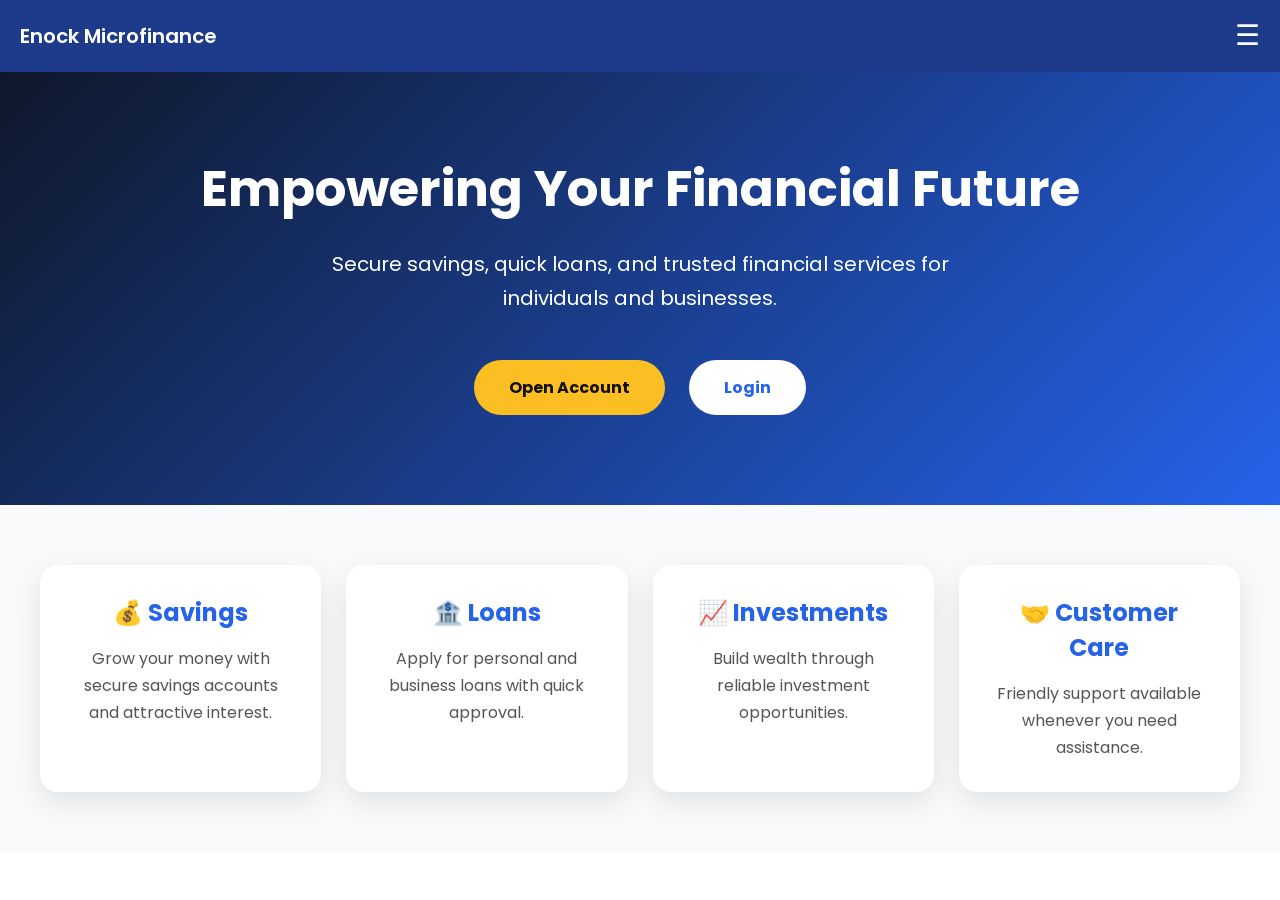
<file: index.html>
<!DOCTYPE html>

<html lang="en">

<head>

<meta charset="UTF-8">

<meta name="viewport" content="width=device-width, initial-scale=1.0">

<title>Enock Microfinance</title>

<link href="https://fonts.googleapis.com/css2?family=Poppins:wght@300;400;500;600;700&display=swap" rel="stylesheet">

<style>
    .hero{

background:linear-gradient(135deg,#0f172a,#2563eb);

color:white;

text-align:center;

padding:80px 20px;

}

.hero h1{

font-size:50px;

margin-bottom:20px;

}

.hero p{

font-size:20px;

max-width:700px;

margin:auto;

line-height:1.7;

}

.buttons{

margin-top:35px;

}

.btn1,.btn2{

display:inline-block;

padding:15px 35px;

margin:10px;

border-radius:50px;

text-decoration:none;

font-weight:bold;

transition:.3s;

}

.btn1{

background:#fbbf24;

color:#111;

}

.btn2{

background:white;

color:#2563eb;

}

.btn1:hover,

.btn2:hover{

transform:translateY(-4px);

}

.cards{

display:grid;

grid-template-columns:repeat(auto-fit,minmax(250px,1fr));

gap:25px;

padding:60px 40px;

background:#f8fafc;

}

.card{

background:white;

padding:30px;

border-radius:18px;

box-shadow:0 10px 30px rgba(0,0,0,.1);

transition:.3s;

text-align:center;

}

.card:hover{

transform:translateY(-8px);

}

.card h2{

margin-bottom:15px;

color:#2563eb;

}

.card p{

line-height:1.7;

color:#555;

}


* {

    margin: 0;

    padding: 0;

    box-sizing: border-box;

    font-family: 'Poppins', sans-serif;

}

/* HEADER */

header {

    display: flex;

    justify-content: space-between;

    align-items: center;

    padding: 15px 20px;

    background: #1e3a8a;

    color: white;

}

.logo {

    font-size: 20px;

    font-weight: 600;

}

/* HAMBURGER BUTTON */

.menu-btn {

    font-size: 28px;

    cursor: pointer;

    user-select: none;

}

/* OVERLAY BACKGROUND */

.overlay {

    position: fixed;

    top: 0;

    left: 0;

    width: 100%;

    height: 100%;

    background: rgba(0,0,0,0.5);

    display: none;

    z-index: 10;

}

/* SIDE MENU */

.side-menu {

    position: fixed;

    top: 0;

    right: -260px;

    width: 250px;

    height: 100%;

    background: white;

    padding: 20px;

    transition: 0.3s ease;

    z-index: 20;

}

.side-menu h3 {

    margin-bottom: 20px;

    color: #1e3a8a;

}

.side-menu a {

    display: block;

    padding: 12px 0;

    text-decoration: none;

    color: #333;

    border-bottom: 1px solid #eee;

}

/* ACTIVE STATES */

.side-menu.active {

    right: 0;

}

.overlay.active {

    display: block;

}

</style>

</head>

<body>

<header>

    <div class="logo">Enock Microfinance</div>

    <!-- HAMBURGER ICON -->

    <div class="menu-btn" onclick="openMenu()">☰</div>

</header>
<section class="hero">

<h1>Empowering Your Financial Future</h1>

<p>

Secure savings, quick loans, and trusted financial services for

individuals and businesses.

</p>

<div class="buttons">

<a href="register.html" class="btn1">Open Account</a>

<a href="login.html" class="btn2">Login</a>

</div>

</section>

<section class="cards">

<div class="card">

<h2>💰 Savings</h2>

<p>Grow your money with secure savings accounts and attractive interest.</p>

</div>

<div class="card">

<h2>🏦 Loans</h2>

<p>Apply for personal and business loans with quick approval.</p>

</div>

<div class="card">

<h2>📈 Investments</h2>

<p>Build wealth through reliable investment opportunities.</p>

</div>

<div class="card">

<h2>🤝 Customer Care</h2>

<p>Friendly support available whenever you need assistance.</p>

</div>

</section>

<!-- OVERLAY -->

<div class="overlay" id="overlay" onclick="closeMenu()"></div>

<!-- SIDE MENU -->

<div class="side-menu" id="sideMenu">

    <h3>Menu</h3>

    <a href="index.html">Home</a>

    <a href="login.html">Login</a>

    <a href="register.html">Register</a>

    <a href="dashboard.html">Dashboard</a>

    <a href="customers.html">Customers</a>
<a href="about.html">About</a>
    <a href="loans.html">Loans</a>

    <a href="savings.html">Savings</a>

</div>

<script>

function openMenu() {

    document.getElementById("sideMenu").classList.add("active");

    document.getElementById("overlay").classList.add("active");

}

function closeMenu() {

    document.getElementById("sideMenu").classList.remove("active");

    document.getElementById("overlay").classList.remove("active");

}

</script>

</body>
   

</html>
</file>
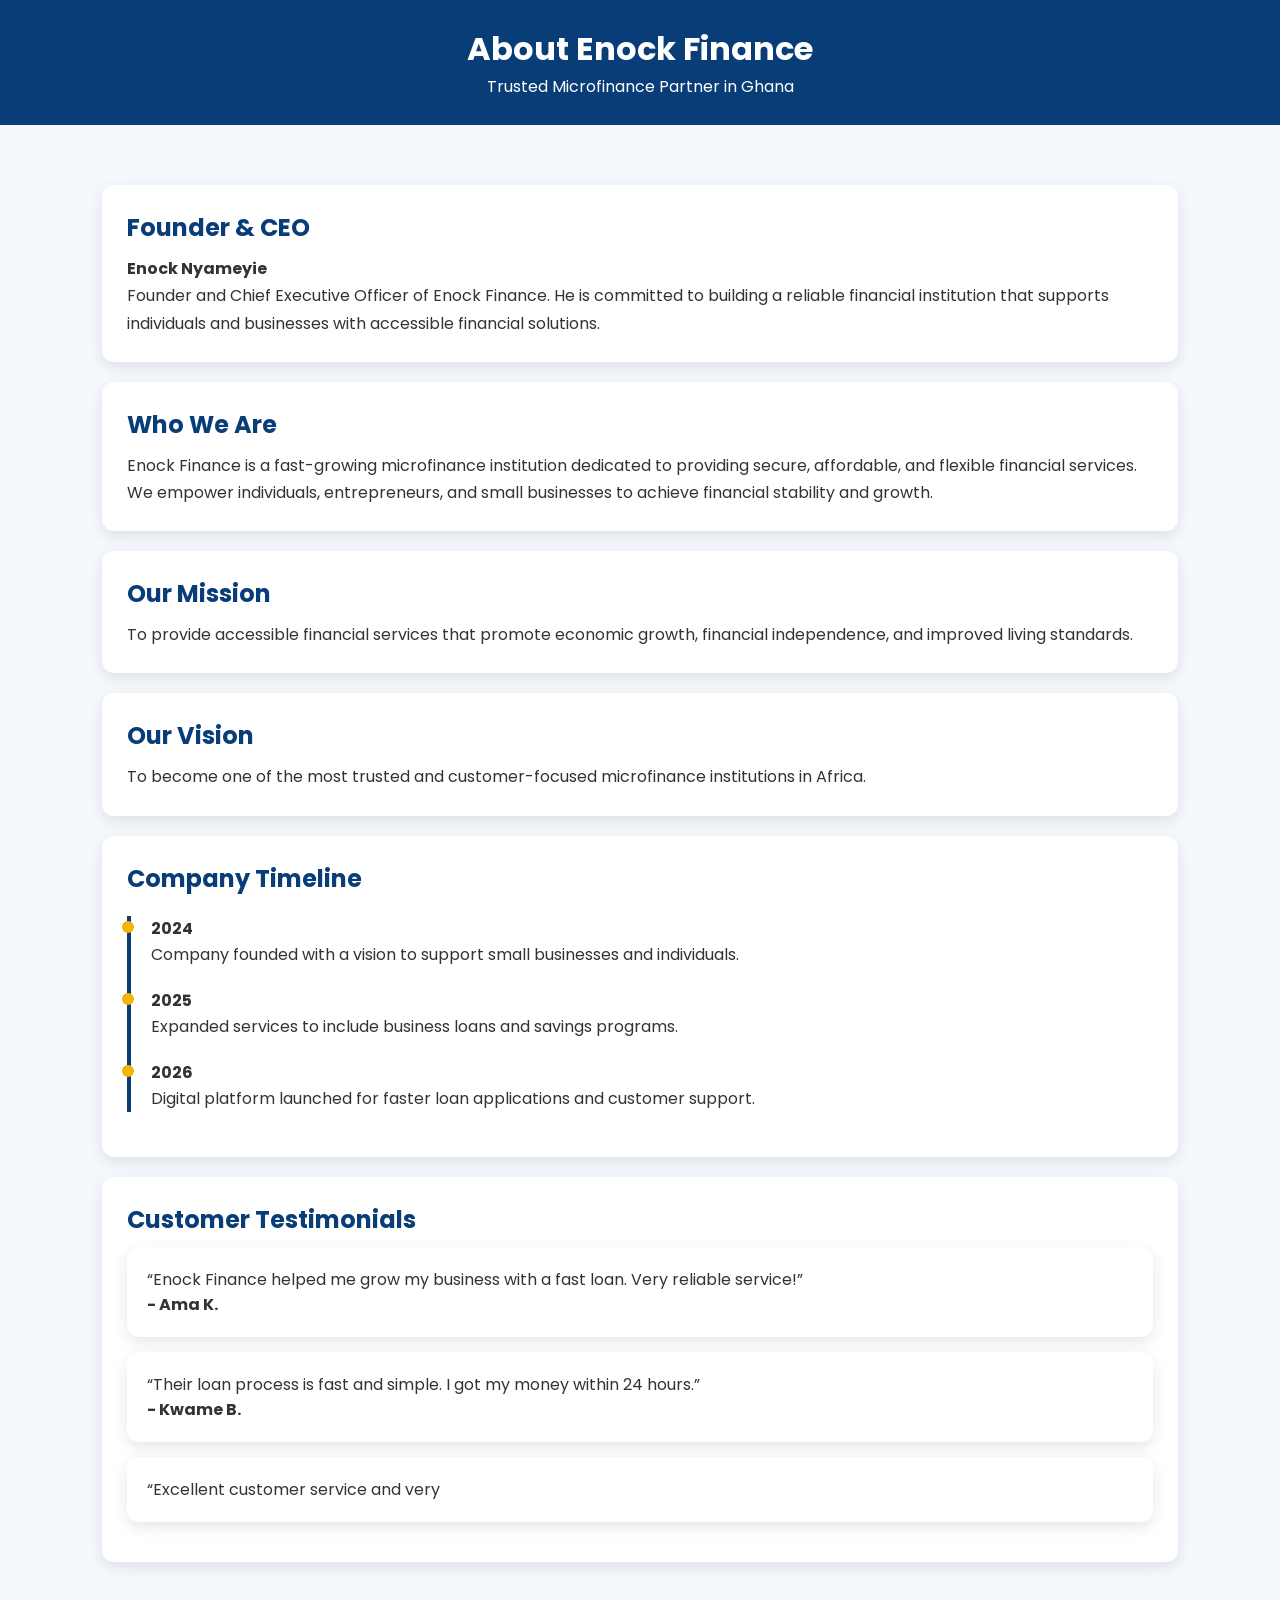
<file: about.html>
<!DOCTYPE html>

<html lang="en">

<head>

<meta charset="UTF-8">

<meta name="viewport" content="width=device-width, initial-scale=1.0">

<title>About Us - Enock Finance</title>

<link href="https://fonts.googleapis.com/css2?family=Poppins:wght@300;400;500;600;700&display=swap" rel="stylesheet">

<style>

*{

margin:0;

padding:0;

box-sizing:border-box;

font-family:'Poppins',sans-serif;

}

body{

background:#f5f8fc;

color:#333;

}

/* HEADER */

header{

background:#083d77;

color:white;

padding:25px 8%;

text-align:center;

}

/* ANIMATION */

.fade{

opacity:0;

transform:translateY(20px);

animation:fadeIn 1s ease forwards;

}

@keyframes fadeIn{

to{

opacity:1;

transform:translateY(0);

}

}

.container{

padding:60px 8%;

}

/* CARDS */

.card{

background:white;

padding:25px;

margin-bottom:20px;

border-radius:12px;

box-shadow:0 5px 15px rgba(0,0,0,0.1);

transition:0.3s;

}

.card:hover{

transform:translateY(-5px);

}

/* SECTIONS */

h2{

color:#083d77;

margin-bottom:10px;

}

p{

line-height:1.7;

}

/* TIMELINE */

.timeline{

border-left:4px solid #083d77;

padding-left:20px;

margin-top:20px;

}

.event{

margin-bottom:20px;

position:relative;

}

.event::before{

content:'';

width:12px;

height:12px;

background:#f4b400;

border-radius:50%;

position:absolute;

left:-29px;

top:5px;

}

/* TESTIMONIALS */

.testimonial{

background:#fff;

padding:20px;

border-radius:12px;

margin-bottom:15px;

box-shadow:0 5px 15px rgba(0,0,0,0.1);

}

footer-link{

display:inline-block;

margin-top:20px;

text-decoration:none;

color:#083d77;

font-weight:bold;

}

</style>

</head>

<body>

<header class="fade">

<h1>About Enock Finance</h1>

<p>Trusted Microfinance Partner in Ghana</p>

</header>

<div class="container">

<!-- CEO -->

<div class="card fade">

<h2>Founder & CEO</h2>

<p><strong>Enock Nyameyie</strong></p>

<p>

Founder and Chief Executive Officer of Enock Finance. He is committed to building a reliable financial institution that supports individuals and businesses with accessible financial solutions.

</p>

</div>

<!-- WHO WE ARE -->

<div class="card fade">

<h2>Who We Are</h2>

<p>

Enock Finance is a fast-growing microfinance institution dedicated to providing secure, affordable, and flexible financial services. We empower individuals, entrepreneurs, and small businesses to achieve financial stability and growth.

</p>

</div>

<!-- MISSION -->

<div class="card fade">

<h2>Our Mission</h2>

<p>

To provide accessible financial services that promote economic growth, financial independence, and improved living standards.

</p>

</div>

<!-- VISION -->

<div class="card fade">

<h2>Our Vision</h2>

<p>

To become one of the most trusted and customer-focused microfinance institutions in Africa.

</p>

</div>

<!-- TIMELINE -->

<div class="card fade">

<h2>Company Timeline</h2>

<div class="timeline">

<div class="event">

<strong>2024</strong>

<p>Company founded with a vision to support small businesses and individuals.</p>

</div>

<div class="event">

<strong>2025</strong>

<p>Expanded services to include business loans and savings programs.</p>

</div>

<div class="event">

<strong>2026</strong>

<p>Digital platform launched for faster loan applications and customer support.</p>

</div>

</div>

</div>

<!-- TESTIMONIALS -->

<div class="card fade">

<h2>Customer Testimonials</h2>

<div class="testimonial">

“Enock Finance helped me grow my business with a fast loan. Very reliable service!”  

<br><strong>- Ama K.</strong>

</div>

<div class="testimonial">

“Their loan process is fast and simple. I got my money within 24 hours.”  

<br><strong>- Kwame B.</strong>

</div>

<div class="testimonial">

“Excellent customer service and very
</file>
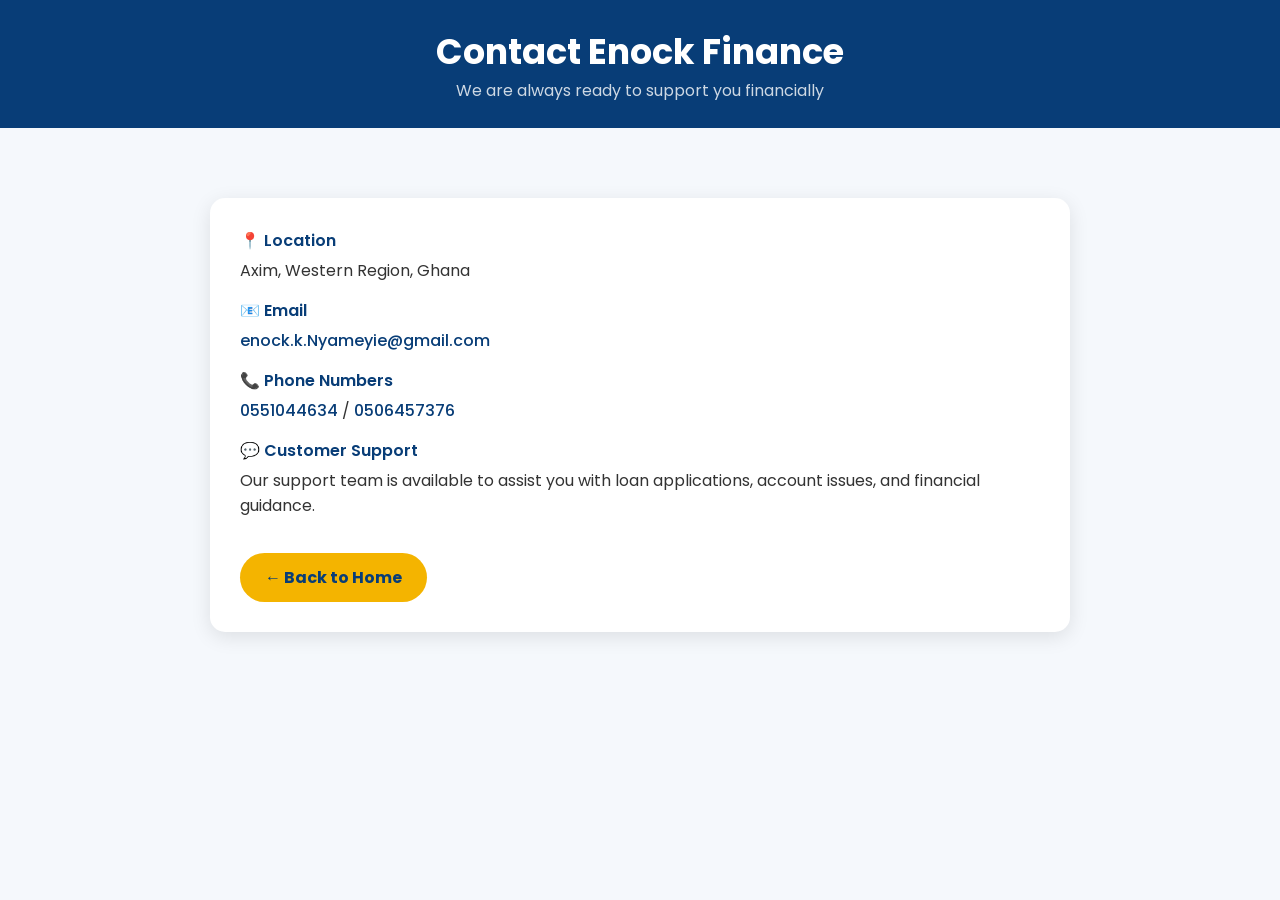
<file: contact.html>
<!DOCTYPE html>

<html lang="en">

<head>

<meta charset="UTF-8">

<meta name="viewport" content="width=device-width, initial-scale=1.0">

<title>Contact Us | Enock Finance</title>

<link href="https://fonts.googleapis.com/css2?family=Poppins:wght@300;400;500;600;700&display=swap" rel="stylesheet">

<style>

*{

margin:0;

padding:0;

box-sizing:border-box;

font-family:'Poppins',sans-serif;

}

body{

background:#f5f8fc;

animation:fadeIn 0.8s ease-in;

}

@keyframes fadeIn{

from{opacity:0;transform:translateY(20px);}

to{opacity:1;transform:translateY(0);}

}

/* HEADER */

header{

background:#083d77;

color:white;

padding:25px 8%;

text-align:center;

}

header h1{

font-size:35px;

}

header p{

opacity:0.8;

}

/* CONTAINER */

.container{

max-width:900px;

margin:50px auto;

padding:20px;

}

/* CARD */

.card{

background:white;

padding:30px;

border-radius:15px;

box-shadow:0 5px 20px rgba(0,0,0,0.1);

margin-bottom:20px;

transition:0.3s;

}

.card:hover{

transform:translateY(-5px);

}

/* LABEL */

.label{

color:#083d77;

font-weight:600;

margin-bottom:5px;

}

/* INFO */

.info{

font-size:16px;

margin-bottom:15px;

color:#333;

}

/* LINKS */

a{

color:#083d77;

text-decoration:none;

font-weight:500;

}

a:hover{

text-decoration:underline;

}

/* BUTTON */

.btn{

display:inline-block;

margin-top:20px;

padding:12px 25px;

background:#f4b400;

color:#083d77;

text-decoration:none;

font-weight:bold;

border-radius:30px;

transition:0.3s;

}

.btn:hover{

background:#083d77;

color:white;

}

</style>

</head>

<body>

<header>

<h1>Contact Enock Finance</h1>

<p>We are always ready to support you financially</p>

</header>

<div class="container">

<div class="card">

<div class="label">📍 Location</div>

<div class="info">Axim, Western Region, Ghana</div>

<div class="label">📧 Email</div>

<div class="info">

<a href="mailto:enock.k.Nyameyie@gmail.com">

enock.k.Nyameyie@gmail.com

</a>

</div>

<div class="label">📞 Phone Numbers</div>

<div class="info">

<a href="tel:0551044634">0551044634</a> / 

<a href="tel:0506457376">0506457376</a>

</div>

<div class="label">💬 Customer Support</div>

<div class="info">

Our support team is available to assist you with loan applications, account issues, and financial guidance.

</div>

<a href="index.html" class="btn">← Back to Home</a>

</div>

</div>

</body>

</html>
</file>
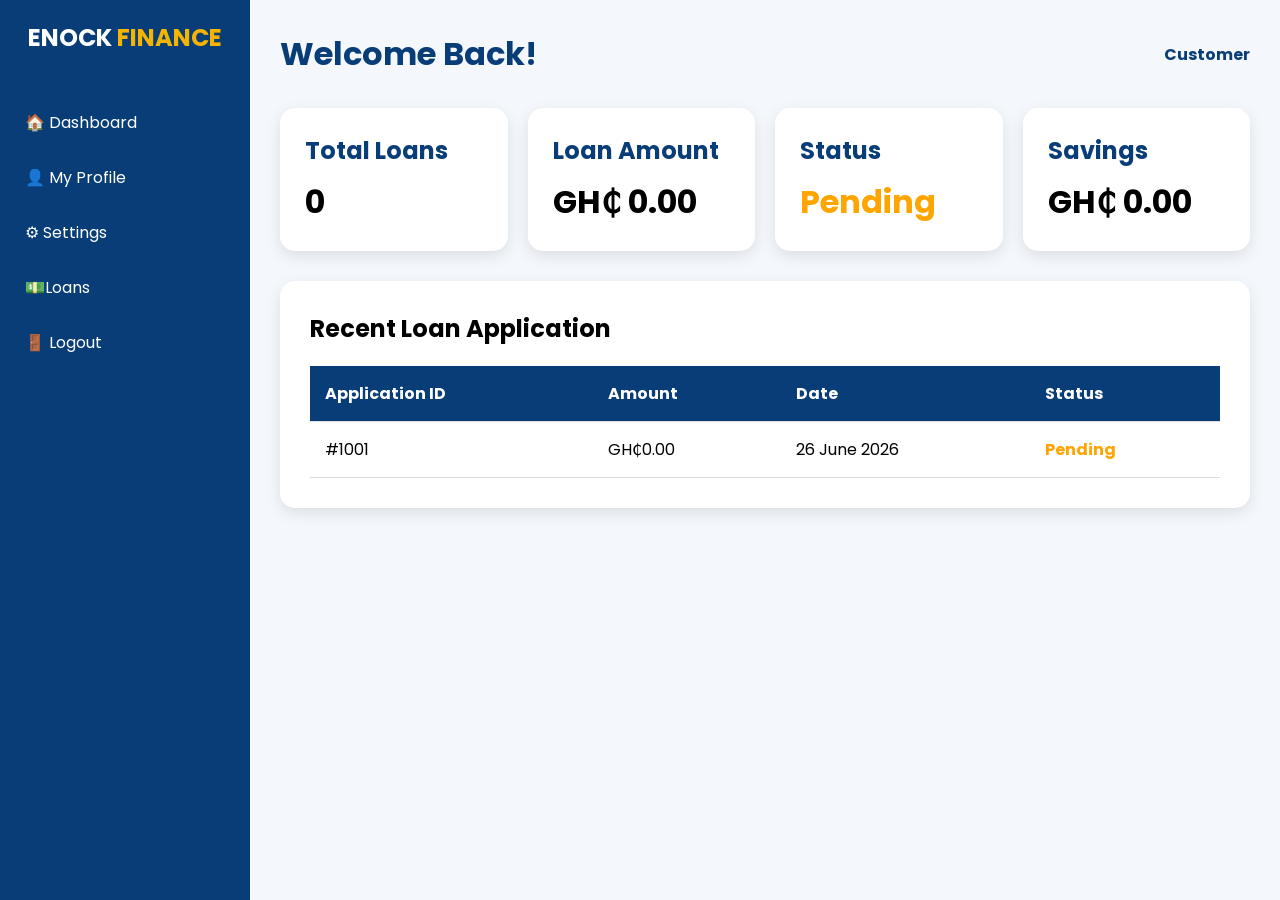
<file: dashboard.html>
<!DOCTYPE html>

<html lang="en">

<head>

<meta charset="UTF-8">

<meta name="viewport" content="width=device-width, initial-scale=1.0">

<title>Customer Dashboard | Enock Finance</title>

<link href="https://fonts.googleapis.com/css2?family=Poppins:wght@300;400;500;600;700&display=swap" rel="stylesheet">

<style>

*{

margin:0;

padding:0;

box-sizing:border-box;

font-family:'Poppins',sans-serif;

}

body{

background:#f4f7fb;

}

/* Sidebar */

.sidebar{

position:fixed;

left:0;

top:0;

width:250px;

height:100%;

background:#083d77;

padding-top:20px;

}

.sidebar h2{

color:#fff;

text-align:center;

margin-bottom:40px;

}

.sidebar h2 span{

color:#f4b400;

}

.sidebar a{

display:block;

padding:15px 25px;

color:white;

text-decoration:none;

transition:.3s;

}

.sidebar a:hover{

background:#0f5fa6;

padding-left:35px;

}

/* Main */

.main{

margin-left:250px;

padding:30px;

}

.header{

display:flex;

justify-content:space-between;

align-items:center;

margin-bottom:30px;

}

.header h1{

color:#083d77;

}

.profile{

font-weight:bold;

color:#083d77;

}

/* Cards */

.cards{

display:grid;

grid-template-columns:repeat(auto-fit,minmax(220px,1fr));

gap:20px;

margin-bottom:30px;

}

.card{

background:white;

padding:25px;

border-radius:15px;

box-shadow:0 5px 15px rgba(0,0,0,.1);

transition:.3s;

}

.card:hover{

transform:translateY(-5px);

}

.card h2{

color:#083d77;

margin-bottom:10px;

}

/* Loan Status */

.status{

background:white;

padding:30px;

border-radius:15px;

box-shadow:0 5px 15px rgba(0,0,0,.1);

}

.status table{

width:100%;

border-collapse:collapse;

margin-top:20px;

}

.status th,.status td{

padding:15px;

border-bottom:1px solid #ddd;

text-align:left;

}

.status th{

background:#083d77;

color:white;

}

.pending{

color:orange;

font-weight:bold;

}

/* Button */

.btn{

display:inline-block;

margin-top:20px;

padding:12px 25px;

background:#f4b400;

color:#083d77;

text-decoration:none;

border-radius:8px;

font-weight:bold;

transition:.3s;

}

.btn:hover{

background:#083d77;

color:white;

}

@media(max-width:768px){

.sidebar{

width:100%;

height:auto;

position:relative;

}

.main{

margin-left:0;

}

}

</style>

</head>

<body>

<div class="sidebar">

<h2>ENOCK <span>FINANCE</span></h2>

<a href="dashboard.html">🏠 Dashboard</a>





<a href="my profile.html">👤 My Profile</a>

<a href="settings.html">⚙ Settings</a>
<a href="loans.html">💵Loans</a>
<a href="index.html">🚪 Logout</a>

</div>

<div class="main">

<div class="header">

<h1>Welcome Back!</h1>

<div class="profile">

Customer

</div>

</div>

<div class="cards">

<div class="card">

<h2>Total Loans</h2>

<h1>0</h1>

</div>

<div class="card">

<h2>Loan Amount</h2>

<h1>GH₵ 0.00</h1>

</div>

<div class="card">

<h2>Status</h2>

<h1 class="pending">Pending</h1>

</div>

<div class="card">

<h2>Savings</h2>

<h1>GH₵ 0.00</h1>

</div>

</div>

<div class="status">

<h2>Recent Loan Application</h2>

<table>

<tr>

<th>Application ID</th>

<th>Amount</th>

<th>Date</th>

<th>Status</th>

</tr>

<tr>

<td>#1001</td>

<td>GH₵0.00</td>

<td>26 June 2026</td>

<td class="pending">Pending</td>

</tr>

</table>



</div>

</div>

</body>

</html>
</file>
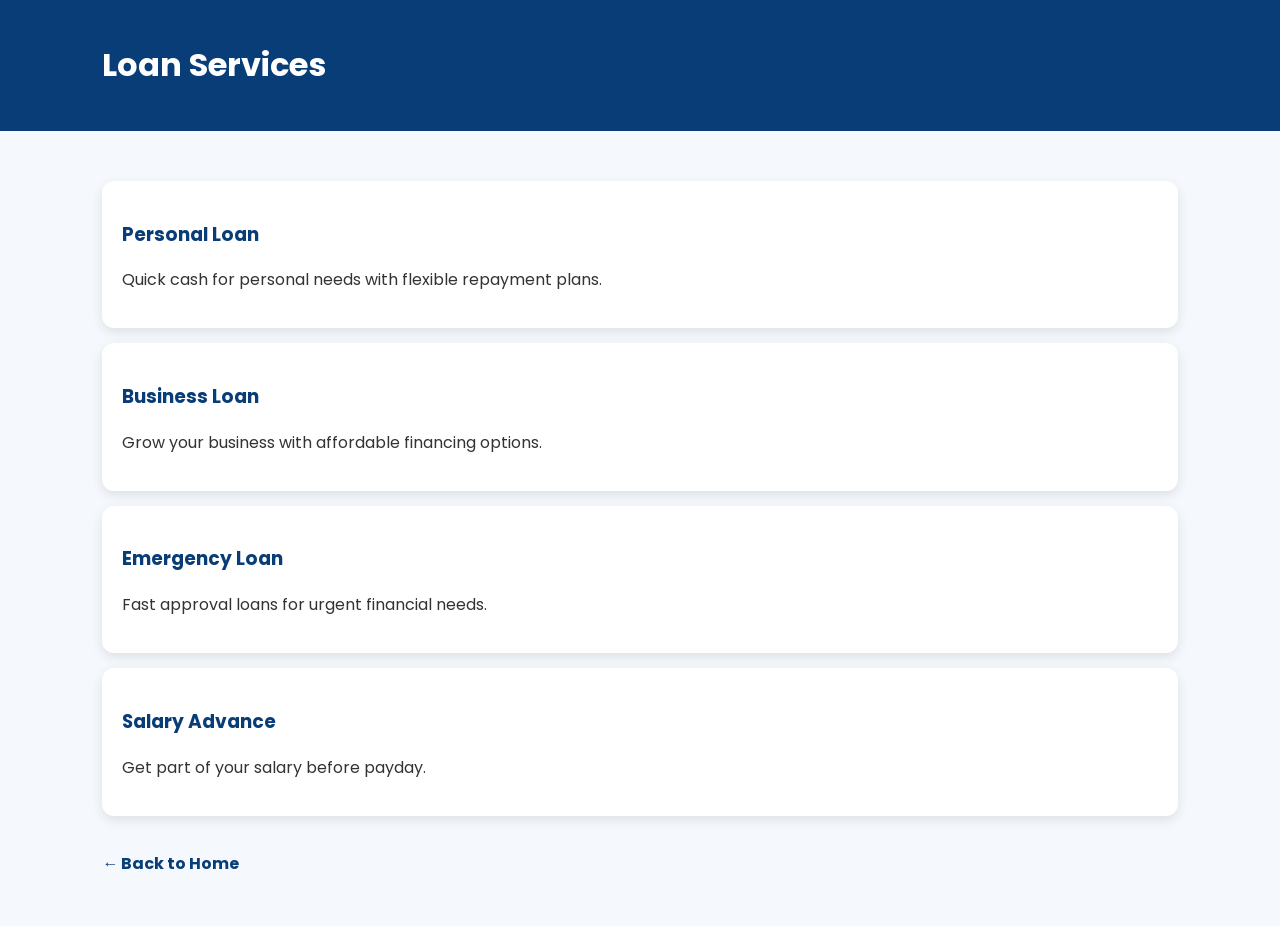
<file: loans.html>
<!DOCTYPE html>

<html lang="en">

<head>

<meta charset="UTF-8">

<meta name="viewport" content="width=device-width, initial-scale=1.0">

<title>Loans - Enock Finance</title>

<link href="https://fonts.googleapis.com/css2?family=Poppins:wght@300;400;500;600;700&display=swap" rel="stylesheet">

<style>

body{

margin:0;

font-family:'Poppins',sans-serif;

background:#f5f8fc;

color:#333;

}

header{

background:#083d77;

color:white;

padding:20px 8%;

}

.container{

padding:50px 8%;

}

.card{

background:white;

padding:20px;

margin-bottom:15px;

border-radius:12px;

box-shadow:0 4px 12px rgba(0,0,0,0.1);

}

.card h3{

color:#083d77;

}

a{

display:inline-block;

margin-top:20px;

text-decoration:none;

color:#083d77;

font-weight:bold;

}

</style>

</head>

<body>

<header>

<h1>Loan Services</h1>

</header>

<div class="container">

<div class="card">

<h3>Personal Loan</h3>

<p>Quick cash for personal needs with flexible repayment plans.</p>

</div>

<div class="card">

<h3>Business Loan</h3>

<p>Grow your business with affordable financing options.</p>

</div>

<div class="card">

<h3>Emergency Loan</h3>

<p>Fast approval loans for urgent financial needs.</p>

</div>

<div class="card">

<h3>Salary Advance</h3>

<p>Get part of your salary before payday.</p>

</div>

<a href="index.html">← Back to Home</a>

</div>

</body>

</html>
</file>
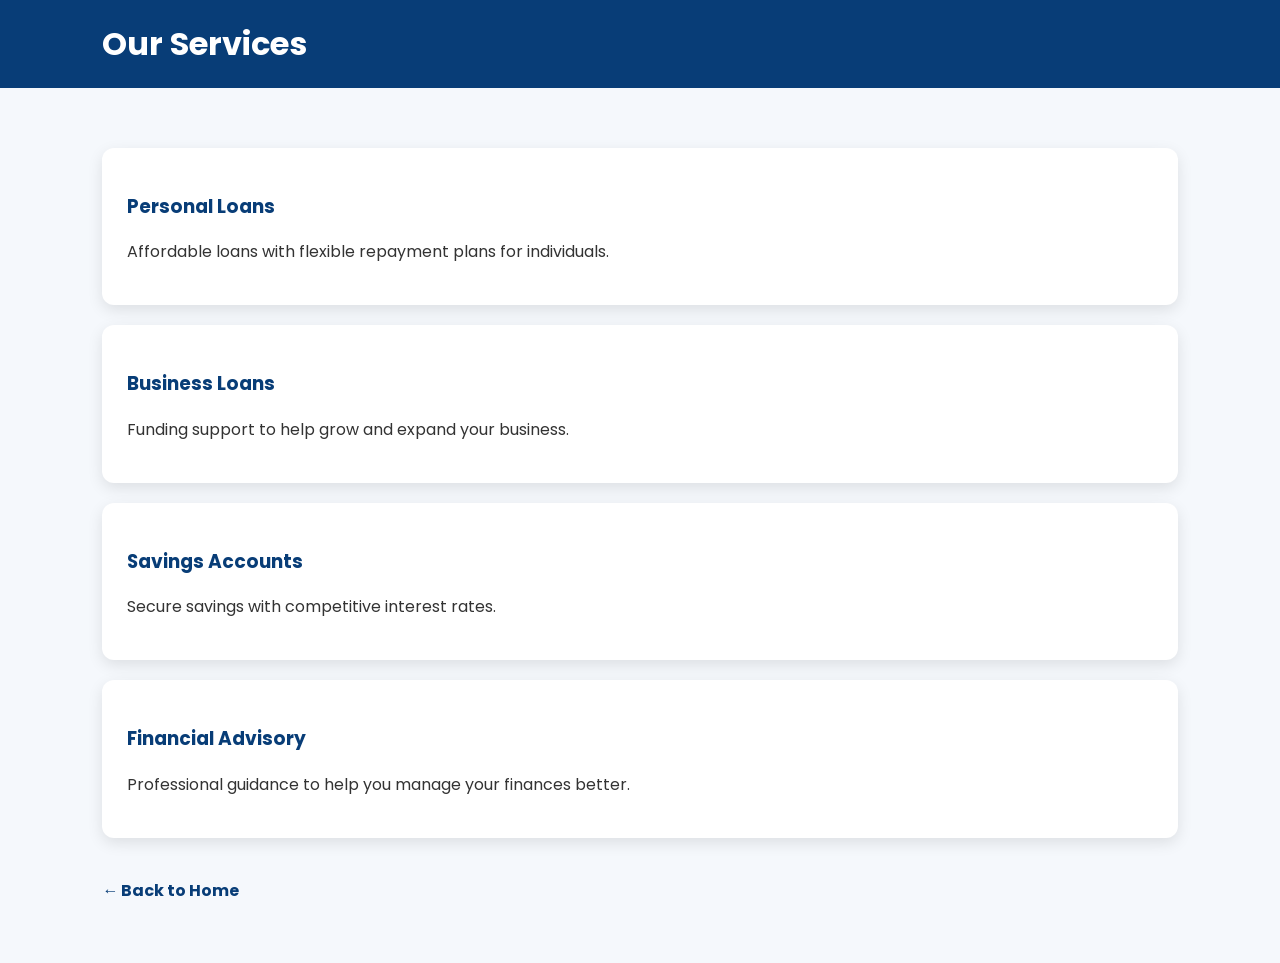
<file: services.html>
<!DOCTYPE html>

<html lang="en">

<head>

<meta charset="UTF-8">

<meta name="viewport" content="width=device-width, initial-scale=1.0">

<title>Our Services - Enock Finance</title>

<link href="https://fonts.googleapis.com/css2?family=Poppins:wght@300;400;500;600;700&display=swap" rel="stylesheet">

<style>

body{

margin:0;

font-family:'Poppins',sans-serif;

background:#f5f8fc;

color:#333;

}

header{

background:#083d77;

padding:20px 8%;

color:white;

}

h1{

margin:0;

}

.container{

padding:60px 8%;

}

.card{

background:white;

padding:25px;

margin-bottom:20px;

border-radius:12px;

box-shadow:0 5px 15px rgba(0,0,0,0.1);

}

.card h3{

color:#083d77;

}

a{

display:inline-block;

margin-top:20px;

color:#083d77;

text-decoration:none;

font-weight:bold;

}

</style>

</head>

<body>

<header>

<h1>Our Services</h1>

</header>

<div class="container">

<div class="card">

<h3>Personal Loans</h3>

<p>Affordable loans with flexible repayment plans for individuals.</p>

</div>

<div class="card">

<h3>Business Loans</h3>

<p>Funding support to help grow and expand your business.</p>

</div>

<div class="card">

<h3>Savings Accounts</h3>

<p>Secure savings with competitive interest rates.</p>

</div>

<div class="card">

<h3>Financial Advisory</h3>

<p>Professional guidance to help you manage your finances better.</p>

</div>

<a href="index.html">← Back to Home</a>

</div>

</body>

</html>
</file>
